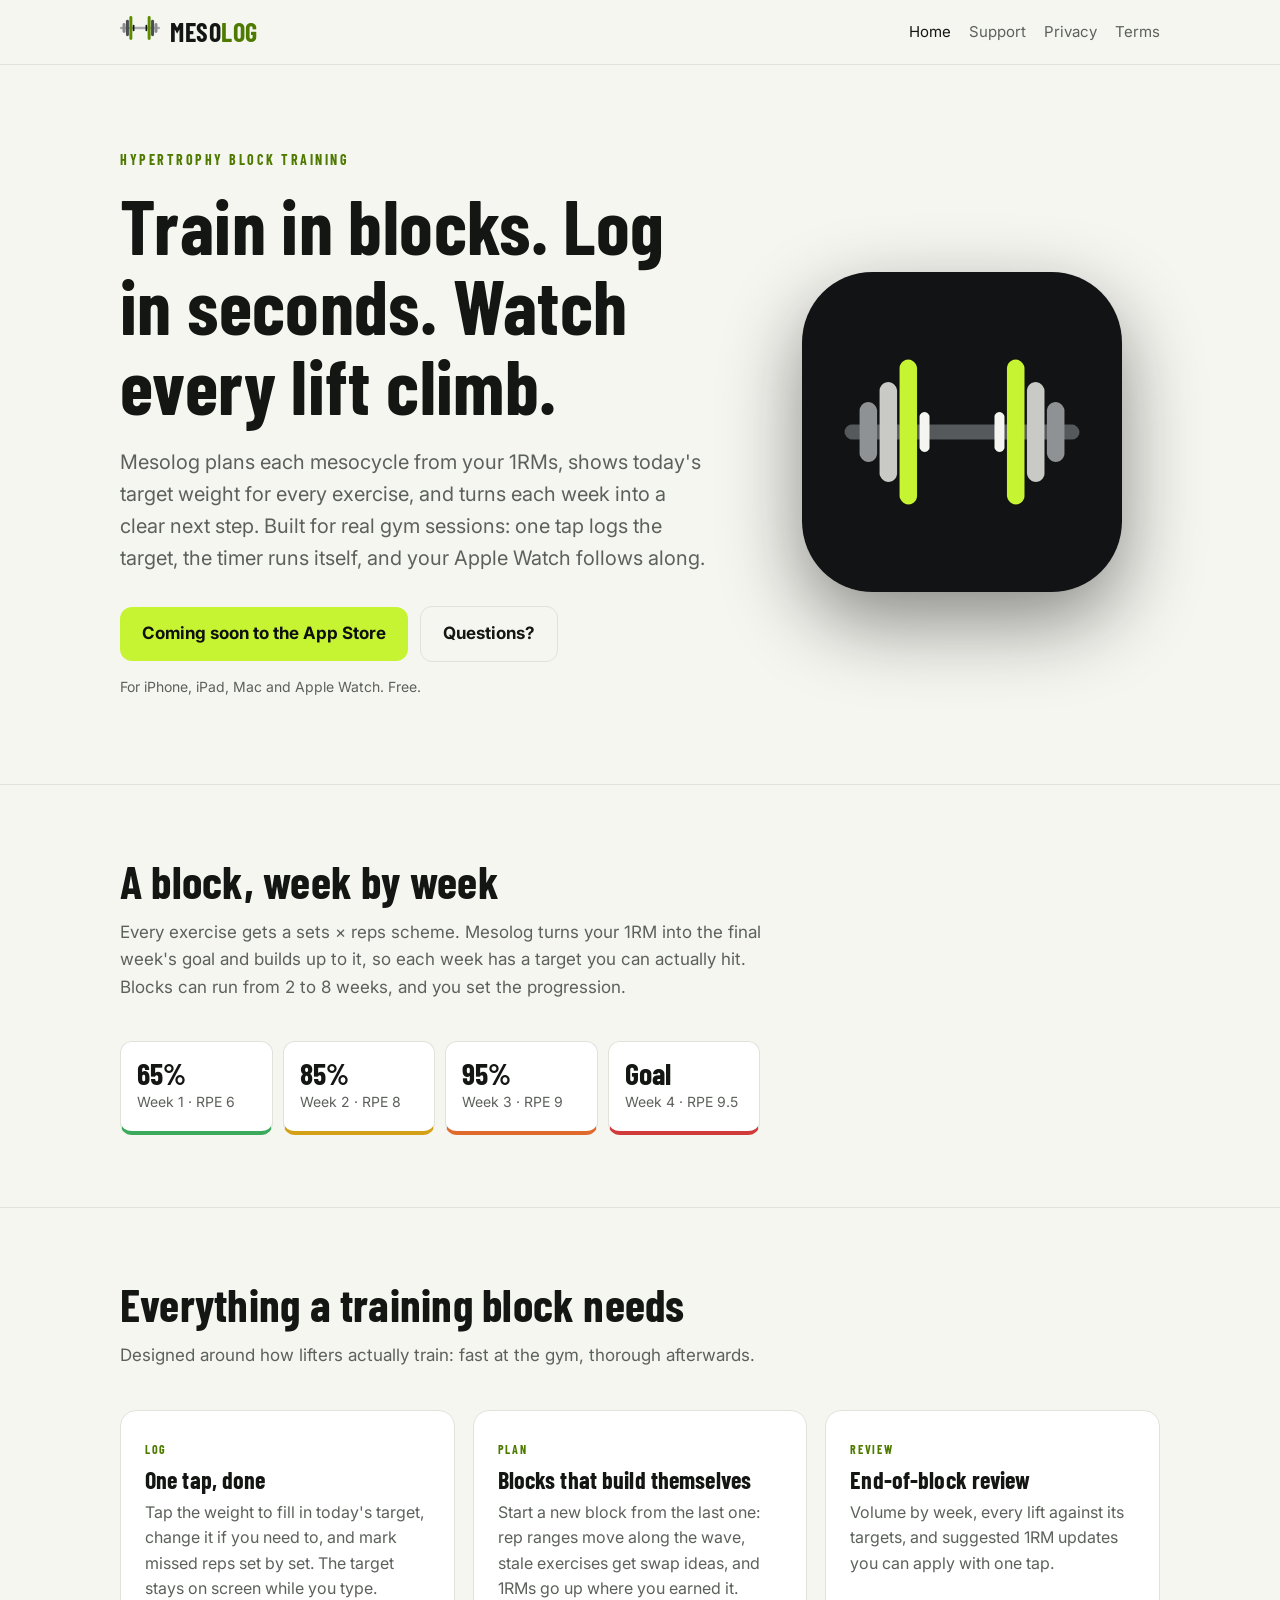
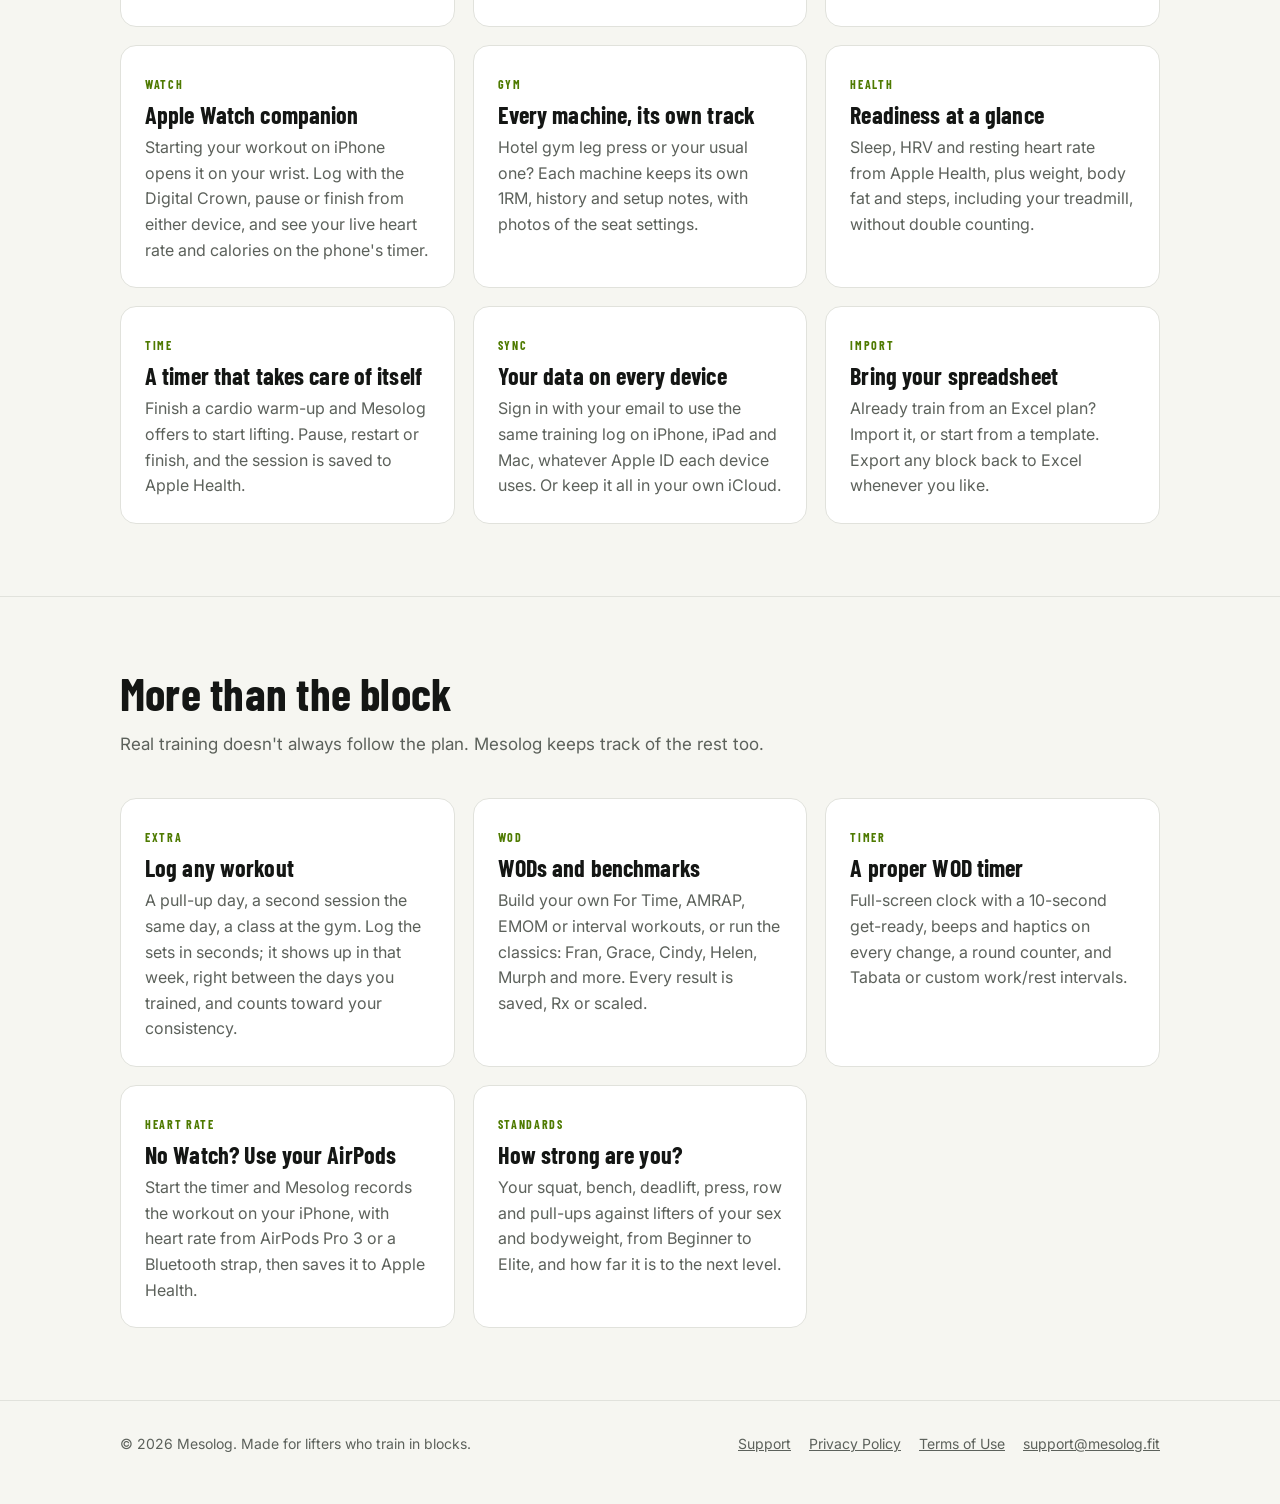
<file: index.html>
<!doctype html>
<html lang="en">
<head>
<meta charset="utf-8">
<meta name="viewport" content="width=device-width, initial-scale=1">
<title>Mesolog: Hypertrophy Training</title>
<meta name="description" content="Plan mesocycles from your 1RMs, log every set in seconds and review each block. For iPhone, iPad, Mac and Apple Watch.">
<meta property="og:title" content="Mesolog: Hypertrophy Training">
<meta property="og:description" content="Plan mesocycles from your 1RMs, log every set in seconds and review each block. For iPhone, iPad, Mac and Apple Watch.">
<meta property="og:image" content="https://mesolog.fit/assets/icon-512.png">
<link rel="icon" href="/assets/favicon.png">
<link rel="apple-touch-icon" href="/assets/apple-touch-icon.png">
<link rel="preconnect" href="https://fonts.googleapis.com">
<link rel="preconnect" href="https://fonts.gstatic.com" crossorigin>
<link href="https://fonts.googleapis.com/css2?family=Barlow+Condensed:wght@600;700&family=Inter:wght@400;600;700&display=swap" rel="stylesheet">
<link rel="stylesheet" href="/assets/style.css">
</head>
<body>
<header class="site-header"><div class="wrap">
  <a class="brand" href="/" aria-label="Mesolog home"><picture><source srcset="/assets/mark-light.svg" media="(prefers-color-scheme: light)"><img src="/assets/mark.svg" alt=""></picture><span class="wordmark">MESO<span>LOG</span></span></a>
  <nav aria-label="Main"><a href="/" aria-current="page" class="hide-sm">Home</a><a href="/support/">Support</a><a href="/privacy/">Privacy</a><a href="/terms/" class="hide-sm">Terms</a></nav>
</div></header>
<main>

<div class="hero"><div class="wrap">
  <div>
    <p class="eyebrow">Hypertrophy block training</p>
    <h1>Train in blocks. Log in seconds. Watch every lift climb.</h1>
    <p class="lede">Mesolog plans each mesocycle from your 1RMs, shows today's target weight for every exercise, and turns each week into a clear next step. Built for real gym sessions: one tap logs the target, the timer runs itself, and your Apple Watch follows along.</p>
    <div class="cta-row">
      <span class="button" aria-disabled="true">Coming soon to the App Store</span>
      <a class="button secondary" href="/support/">Questions?</a>
    </div>
    <p class="note">For iPhone, iPad, Mac and Apple Watch. Free.</p>
  </div>
  <div class="hero-art"><img src="/assets/icon-512.png" alt="Mesolog app icon" width="320" height="320"></div>
</div></div>

<section><div class="wrap">
  <h2>A block, week by week</h2>
  <p class="intro">Every exercise gets a sets × reps scheme. Mesolog turns your 1RM into the final week's goal and builds up to it, so each week has a target you can actually hit. Blocks can run from 2 to 8 weeks, and you set the progression.</p>
  <div class="weeks" role="list">
    <div class="week" role="listitem"><b>65%</b><span>Week 1 · RPE 6</span></div>
    <div class="week" role="listitem"><b>85%</b><span>Week 2 · RPE 8</span></div>
    <div class="week" role="listitem"><b>95%</b><span>Week 3 · RPE 9</span></div>
    <div class="week" role="listitem"><b>Goal</b><span>Week 4 · RPE 9.5</span></div>
  </div>
</div></section>

<section><div class="wrap">
  <h2>Everything a training block needs</h2>
  <p class="intro">Designed around how lifters actually train: fast at the gym, thorough afterwards.</p>
  <div class="grid">
    <div class="card"><span class="tag">Log</span><h3>One tap, done</h3><p>Tap the weight to fill in today's target, change it if you need to, and mark missed reps set by set. The target stays on screen while you type.</p></div>
    <div class="card"><span class="tag">Plan</span><h3>Blocks that build themselves</h3><p>Start a new block from the last one: rep ranges move along the wave, stale exercises get swap ideas, and 1RMs go up where you earned it.</p></div>
    <div class="card"><span class="tag">Review</span><h3>End-of-block review</h3><p>Volume by week, every lift against its targets, and suggested 1RM updates you can apply with one tap.</p></div>
    <div class="card"><span class="tag">Watch</span><h3>Apple Watch companion</h3><p>Starting your workout on iPhone opens it on your wrist. Log with the Digital Crown, pause or finish from either device, and see your live heart rate and calories on the phone's timer.</p></div>
    <div class="card"><span class="tag">Gym</span><h3>Every machine, its own track</h3><p>Hotel gym leg press or your usual one? Each machine keeps its own 1RM, history and setup notes, with photos of the seat settings.</p></div>
    <div class="card"><span class="tag">Health</span><h3>Readiness at a glance</h3><p>Sleep, HRV and resting heart rate from Apple Health, plus weight, body fat and steps, including your treadmill, without double counting.</p></div>
    <div class="card"><span class="tag">Time</span><h3>A timer that takes care of itself</h3><p>Finish a cardio warm-up and Mesolog offers to start lifting. Pause, restart or finish, and the session is saved to Apple Health.</p></div>
    <div class="card"><span class="tag">Sync</span><h3>Your data on every device</h3><p>Sign in with your email to use the same training log on iPhone, iPad and Mac, whatever Apple ID each device uses. Or keep it all in your own iCloud.</p></div>
    <div class="card"><span class="tag">Import</span><h3>Bring your spreadsheet</h3><p>Already train from an Excel plan? Import it, or start from a template. Export any block back to Excel whenever you like.</p></div>
  </div>
</div></section>

<section><div class="wrap">
  <h2>More than the block</h2>
  <p class="intro">Real training doesn't always follow the plan. Mesolog keeps track of the rest too.</p>
  <div class="grid">
    <div class="card"><span class="tag">Extra</span><h3>Log any workout</h3><p>A pull-up day, a second session the same day, a class at the gym. Log the sets in seconds; it shows up in that week, right between the days you trained, and counts toward your consistency.</p></div>
    <div class="card"><span class="tag">WOD</span><h3>WODs and benchmarks</h3><p>Build your own For Time, AMRAP, EMOM or interval workouts, or run the classics: Fran, Grace, Cindy, Helen, Murph and more. Every result is saved, Rx or scaled.</p></div>
    <div class="card"><span class="tag">Timer</span><h3>A proper WOD timer</h3><p>Full-screen clock with a 10-second get-ready, beeps and haptics on every change, a round counter, and Tabata or custom work/rest intervals.</p></div>
    <div class="card"><span class="tag">Heart rate</span><h3>No Watch? Use your AirPods</h3><p>Start the timer and Mesolog records the workout on your iPhone, with heart rate from AirPods Pro 3 or a Bluetooth strap, then saves it to Apple Health.</p></div>
    <div class="card"><span class="tag">Standards</span><h3>How strong are you?</h3><p>Your squat, bench, deadlift, press, row and pull-ups against lifters of your sex and bodyweight, from Beginner to Elite, and how far it is to the next level.</p></div>
  </div>
</div></section>

</main>
<footer class="site-footer"><div class="wrap">
  <span>© 2026 Mesolog. Made for lifters who train in blocks.</span>
  <nav aria-label="Footer"><a href="/support/">Support</a><a href="/privacy/">Privacy Policy</a><a href="/terms/">Terms of Use</a><a href="mailto:support@mesolog.fit">support@mesolog.fit</a></nav>
</div></footer>
</body>
</html>
</file>
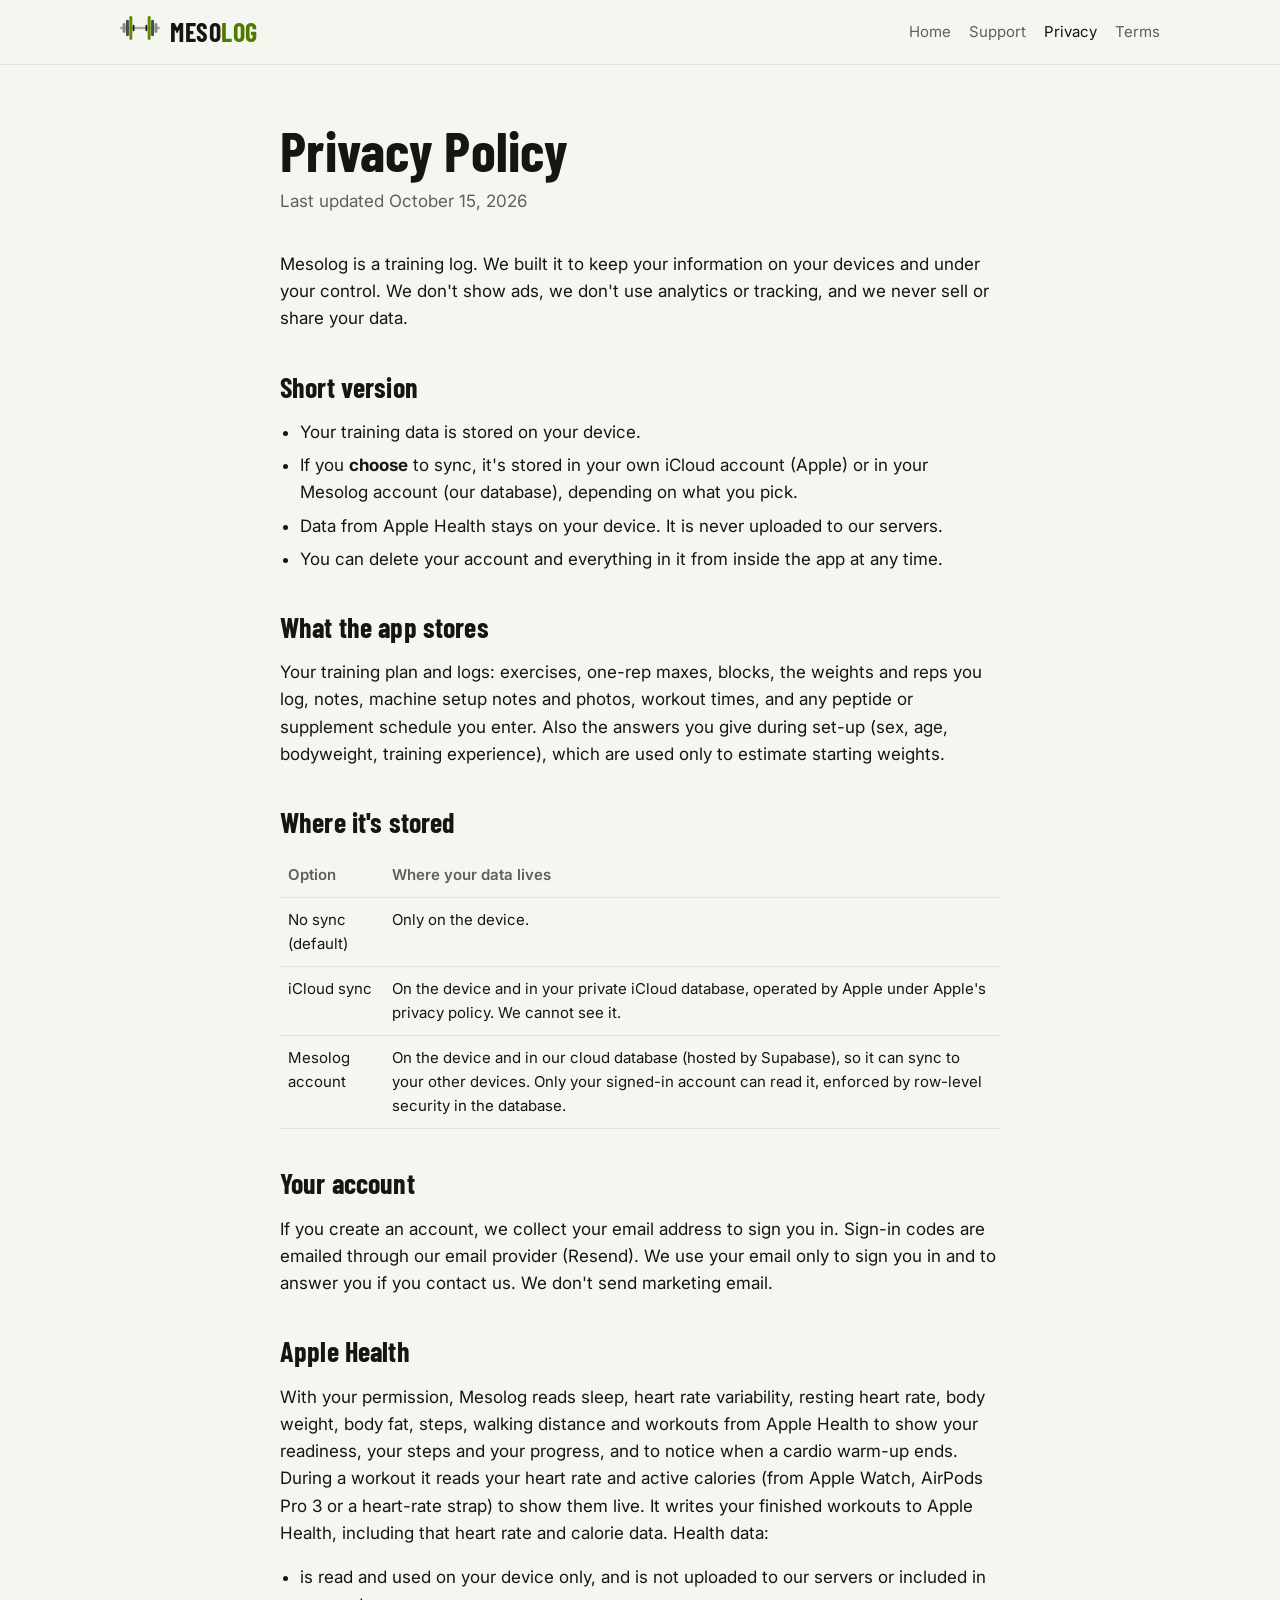
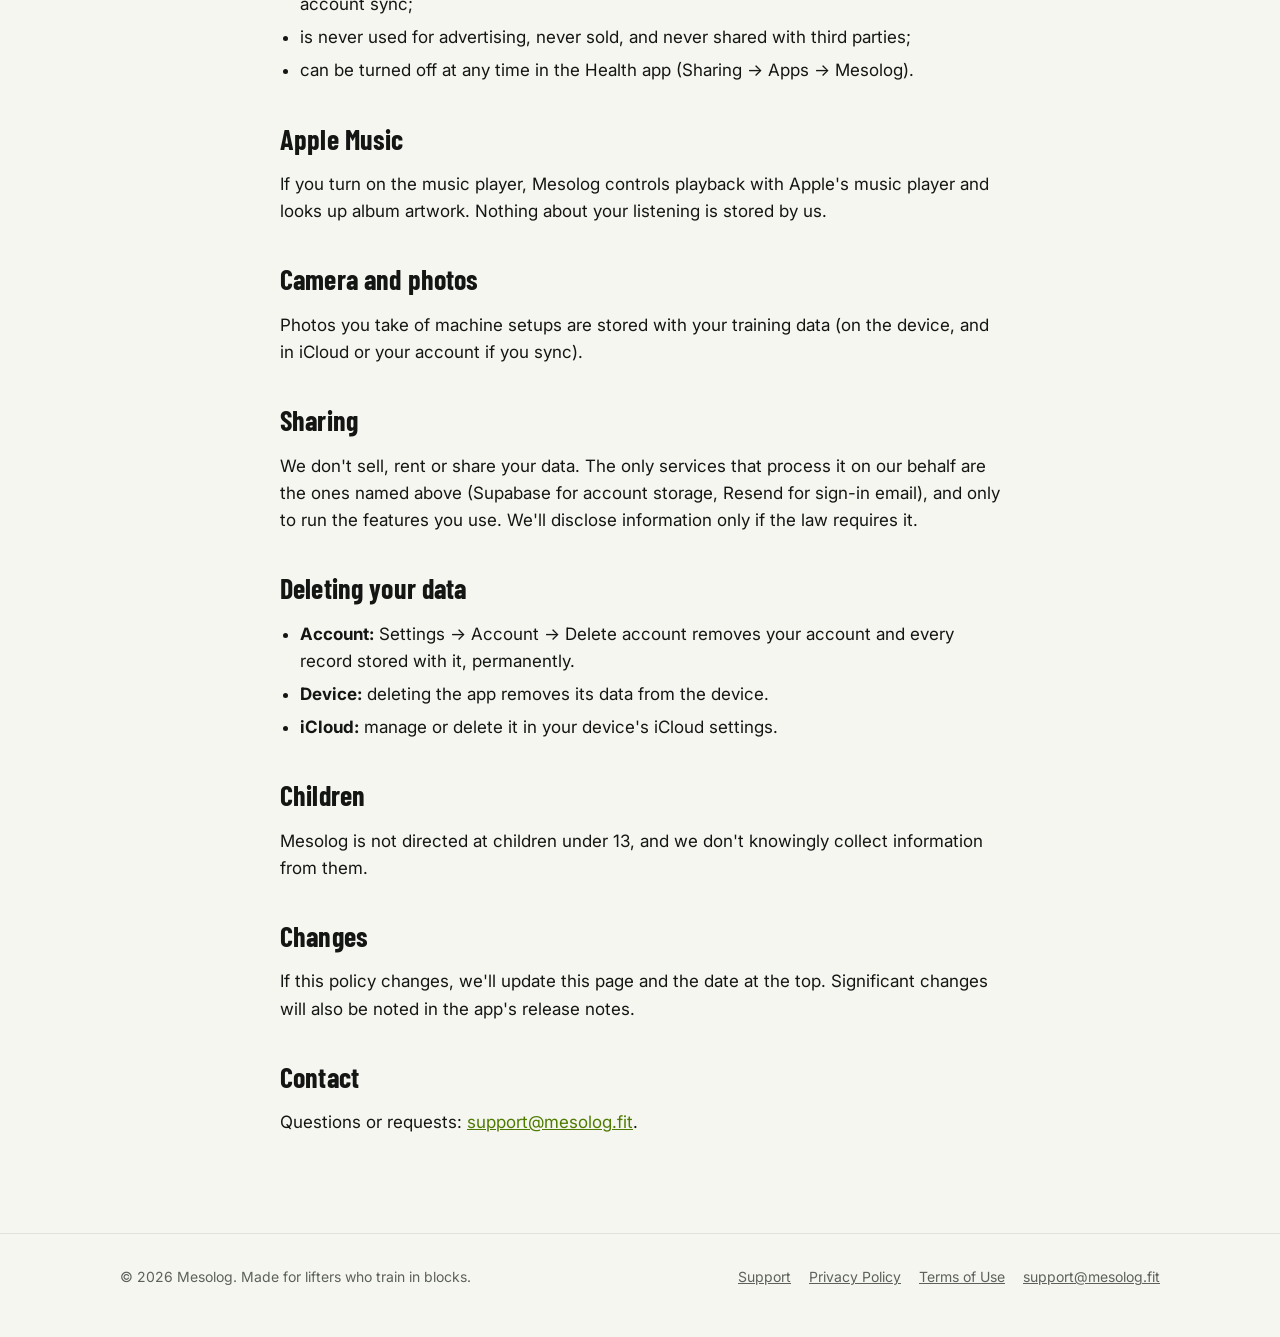
<file: privacy/index.html>
<!doctype html>
<html lang="en">
<head>
<meta charset="utf-8">
<meta name="viewport" content="width=device-width, initial-scale=1">
<title>Privacy Policy · Mesolog</title>
<meta name="description" content="How Mesolog handles your data: on your device by default, no ads, no tracking.">
<meta property="og:title" content="Privacy Policy · Mesolog">
<meta property="og:description" content="How Mesolog handles your data: on your device by default, no ads, no tracking.">
<meta property="og:image" content="https://mesolog.fit/assets/icon-512.png">
<link rel="icon" href="/assets/favicon.png">
<link rel="apple-touch-icon" href="/assets/apple-touch-icon.png">
<link rel="preconnect" href="https://fonts.googleapis.com">
<link rel="preconnect" href="https://fonts.gstatic.com" crossorigin>
<link href="https://fonts.googleapis.com/css2?family=Barlow+Condensed:wght@600;700&family=Inter:wght@400;600;700&display=swap" rel="stylesheet">
<link rel="stylesheet" href="/assets/style.css">
</head>
<body>
<header class="site-header"><div class="wrap">
  <a class="brand" href="/" aria-label="Mesolog home"><picture><source srcset="/assets/mark-light.svg" media="(prefers-color-scheme: light)"><img src="/assets/mark.svg" alt=""></picture><span class="wordmark">MESO<span>LOG</span></span></a>
  <nav aria-label="Main"><a href="/" class="hide-sm">Home</a><a href="/support/">Support</a><a href="/privacy/" aria-current="page">Privacy</a><a href="/terms/" class="hide-sm">Terms</a></nav>
</div></header>
<main>

<div class="doc"><div class="wrap">
<h1>Privacy Policy</h1>
<p class="updated">Last updated October 15, 2026</p>

<p>Mesolog is a training log. We built it to keep your information on your devices and under your control. We don't show ads, we don't use analytics or tracking, and we never sell or share your data.</p>

<h2>Short version</h2>
<ul>
  <li>Your training data is stored on your device.</li>
  <li>If you <strong>choose</strong> to sync, it's stored in your own iCloud account (Apple) or in your Mesolog account (our database), depending on what you pick.</li>
  <li>Data from Apple Health stays on your device. It is never uploaded to our servers.</li>
  <li>You can delete your account and everything in it from inside the app at any time.</li>
</ul>

<h2>What the app stores</h2>
<p>Your training plan and logs: exercises, one-rep maxes, blocks, the weights and reps you log, notes, machine setup notes and photos, workout times, and any peptide or supplement schedule you enter. Also the answers you give during set-up (sex, age, bodyweight, training experience), which are used only to estimate starting weights.</p>

<h2>Where it's stored</h2>
<table>
  <tr><th>Option</th><th>Where your data lives</th></tr>
  <tr><td>No sync (default)</td><td>Only on the device.</td></tr>
  <tr><td>iCloud sync</td><td>On the device and in your private iCloud database, operated by Apple under Apple's privacy policy. We cannot see it.</td></tr>
  <tr><td>Mesolog account</td><td>On the device and in our cloud database (hosted by Supabase), so it can sync to your other devices. Only your signed-in account can read it, enforced by row-level security in the database.</td></tr>
</table>

<h2>Your account</h2>
<p>If you create an account, we collect your email address to sign you in. Sign-in codes are emailed through our email provider (Resend). We use your email only to sign you in and to answer you if you contact us. We don't send marketing email.</p>

<h2>Apple Health</h2>
<p>With your permission, Mesolog reads sleep, heart rate variability, resting heart rate, body weight, body fat, steps, walking distance and workouts from Apple Health to show your readiness, your steps and your progress, and to notice when a cardio warm-up ends. During a workout it reads your heart rate and active calories (from Apple Watch, AirPods Pro 3 or a heart-rate strap) to show them live. It writes your finished workouts to Apple Health, including that heart rate and calorie data. Health data:</p>
<ul>
  <li>is read and used on your device only, and is not uploaded to our servers or included in account sync;</li>
  <li>is never used for advertising, never sold, and never shared with third parties;</li>
  <li>can be turned off at any time in the Health app (Sharing → Apps → Mesolog).</li>
</ul>

<h2>Apple Music</h2>
<p>If you turn on the music player, Mesolog controls playback with Apple's music player and looks up album artwork. Nothing about your listening is stored by us.</p>

<h2>Camera and photos</h2>
<p>Photos you take of machine setups are stored with your training data (on the device, and in iCloud or your account if you sync).</p>

<h2>Sharing</h2>
<p>We don't sell, rent or share your data. The only services that process it on our behalf are the ones named above (Supabase for account storage, Resend for sign-in email), and only to run the features you use. We'll disclose information only if the law requires it.</p>

<h2>Deleting your data</h2>
<ul>
  <li><strong>Account:</strong> Settings → Account → Delete account removes your account and every record stored with it, permanently.</li>
  <li><strong>Device:</strong> deleting the app removes its data from the device.</li>
  <li><strong>iCloud:</strong> manage or delete it in your device's iCloud settings.</li>
</ul>

<h2>Children</h2>
<p>Mesolog is not directed at children under 13, and we don't knowingly collect information from them.</p>

<h2>Changes</h2>
<p>If this policy changes, we'll update this page and the date at the top. Significant changes will also be noted in the app's release notes.</p>

<h2>Contact</h2>
<p>Questions or requests: <a href="mailto:support@mesolog.fit">support@mesolog.fit</a>.</p>
</div></div>

</main>
<footer class="site-footer"><div class="wrap">
  <span>© 2026 Mesolog. Made for lifters who train in blocks.</span>
  <nav aria-label="Footer"><a href="/support/">Support</a><a href="/privacy/">Privacy Policy</a><a href="/terms/">Terms of Use</a><a href="mailto:support@mesolog.fit">support@mesolog.fit</a></nav>
</div></footer>
</body>
</html>
</file>
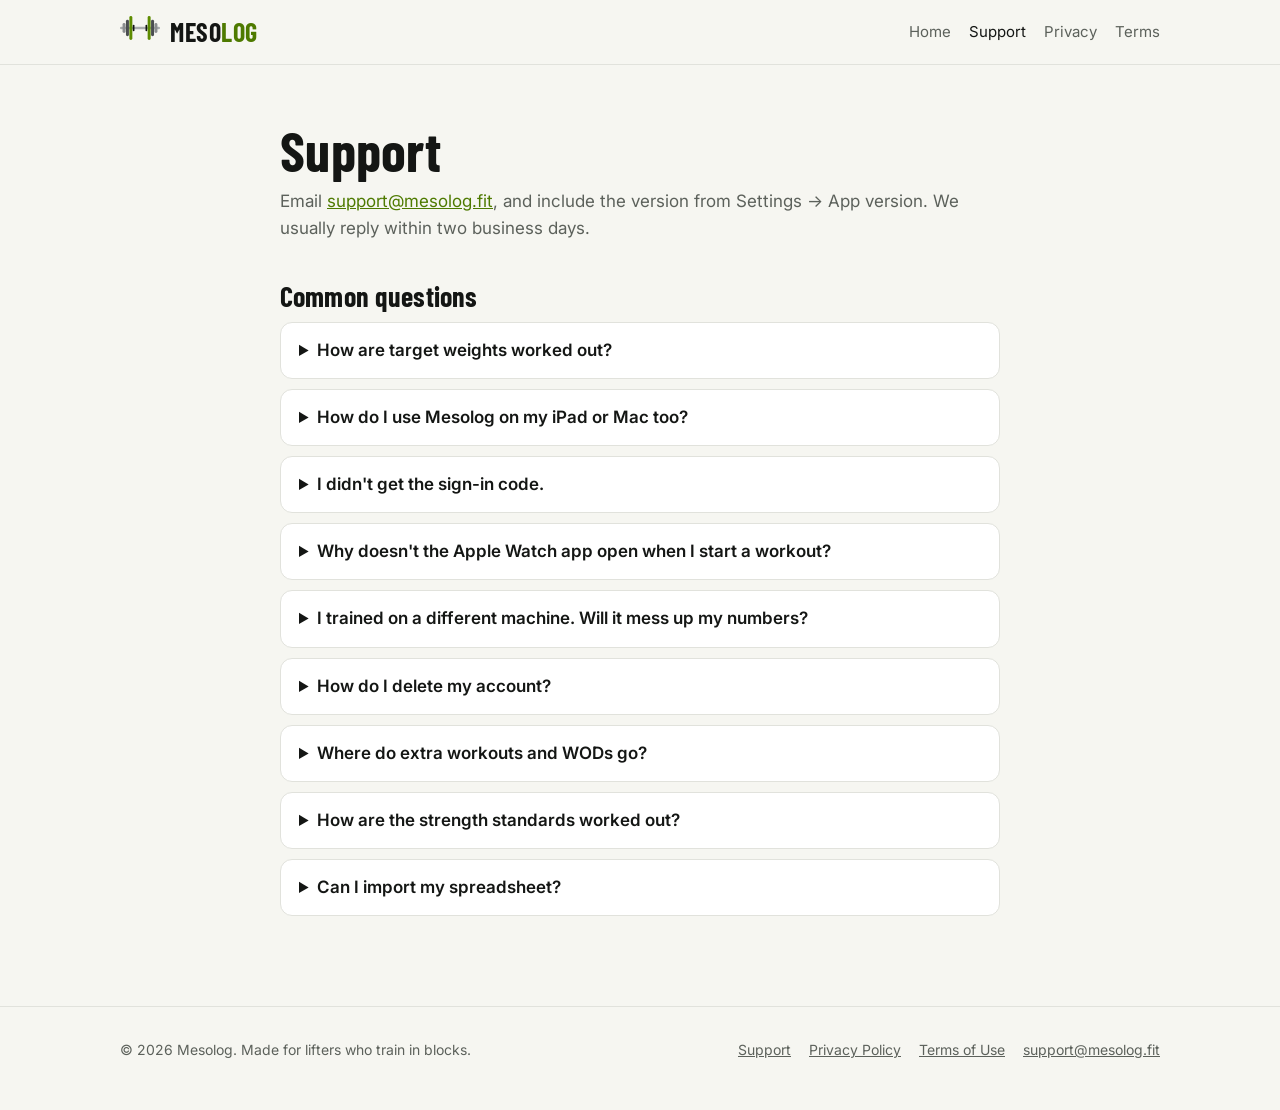
<file: support/index.html>
<!doctype html>
<html lang="en">
<head>
<meta charset="utf-8">
<meta name="viewport" content="width=device-width, initial-scale=1">
<title>Support · Mesolog</title>
<meta name="description" content="Help with Mesolog: answers to common questions and how to contact us.">
<meta property="og:title" content="Support · Mesolog">
<meta property="og:description" content="Help with Mesolog: answers to common questions and how to contact us.">
<meta property="og:image" content="https://mesolog.fit/assets/icon-512.png">
<link rel="icon" href="/assets/favicon.png">
<link rel="apple-touch-icon" href="/assets/apple-touch-icon.png">
<link rel="preconnect" href="https://fonts.googleapis.com">
<link rel="preconnect" href="https://fonts.gstatic.com" crossorigin>
<link href="https://fonts.googleapis.com/css2?family=Barlow+Condensed:wght@600;700&family=Inter:wght@400;600;700&display=swap" rel="stylesheet">
<link rel="stylesheet" href="/assets/style.css">
</head>
<body>
<header class="site-header"><div class="wrap">
  <a class="brand" href="/" aria-label="Mesolog home"><picture><source srcset="/assets/mark-light.svg" media="(prefers-color-scheme: light)"><img src="/assets/mark.svg" alt=""></picture><span class="wordmark">MESO<span>LOG</span></span></a>
  <nav aria-label="Main"><a href="/" class="hide-sm">Home</a><a href="/support/" aria-current="page">Support</a><a href="/privacy/">Privacy</a><a href="/terms/" class="hide-sm">Terms</a></nav>
</div></header>
<main>

<div class="doc"><div class="wrap">
<h1>Support</h1>
<p class="updated">Email <a href="mailto:support@mesolog.fit">support@mesolog.fit</a>, and include the version from Settings → App version. We usually reply within two business days.</p>

<h2>Common questions</h2>
<details><summary>How are target weights worked out?</summary>
<p>Each sets × reps scheme has a %1RM range. The last week's goal is your 1RM × the middle of that range, rounded to your weight increment. Earlier weeks are a percentage of the goal (65 / 85 / 95% for a 4-week block). Change the percentages and RPE in Settings → Weekly progression, for any block length.</p></details>
<details><summary>How do I use Mesolog on my iPad or Mac too?</summary>
<p>Go to Settings → Account and sign in with your email on each device. Your training syncs within a few seconds. Devices on the same Apple ID can use iCloud sync instead.</p></details>
<details><summary>I didn't get the sign-in code.</summary>
<p>Check Junk or Spam for a message from Mesolog. Codes expire after a few minutes; tap "Send a new code" to get another.</p></details>
<details><summary>Why doesn't the Apple Watch app open when I start a workout?</summary>
<p>Your Watch needs to be on your wrist and unlocked, and the Watch app needs Health permission: open Mesolog on the Watch once and tap Start workout to grant it. Settings → Apple Health on the iPhone shows the result of the last attempt.</p></details>
<details><summary>I trained on a different machine. Will it mess up my numbers?</summary>
<p>No. Pick the machine on the exercise card before logging. Each machine has its own 1RM and history, and weeks logged on another machine can be moved with "Move here".</p></details>
<details><summary>How do I delete my account?</summary>
<p>Settings → Account → Delete account. It permanently removes your account and all data stored with it.</p></details>
<details><summary>Where do extra workouts and WODs go?</summary>
<p>Log one from Train → + Workout. It shows under "Also today" on the Train screen, in Progress → Extra workouts &amp; WODs, and in Program → Workouts, where you'll also find your WODs, the benchmark WODs and the timers.</p></details>
<details><summary>How are the strength standards worked out?</summary>
<p>Your best 1RM for each lift (or your best set of strict pull-ups) is compared with lifters of your sex and bodyweight. Intermediate is roughly stronger than half of lifters, Advanced about 80% and Elite about 95%. Bodyweight comes from Apple Health or your answers at set-up.</p></details>
<details><summary>Can I import my spreadsheet?</summary>
<p>Yes: Settings → Import from Excel. "Get the Excel template" gives you a file in the exact format, with instructions.</p></details>
</div></div>

</main>
<footer class="site-footer"><div class="wrap">
  <span>© 2026 Mesolog. Made for lifters who train in blocks.</span>
  <nav aria-label="Footer"><a href="/support/">Support</a><a href="/privacy/">Privacy Policy</a><a href="/terms/">Terms of Use</a><a href="mailto:support@mesolog.fit">support@mesolog.fit</a></nav>
</div></footer>
</body>
</html>
</file>
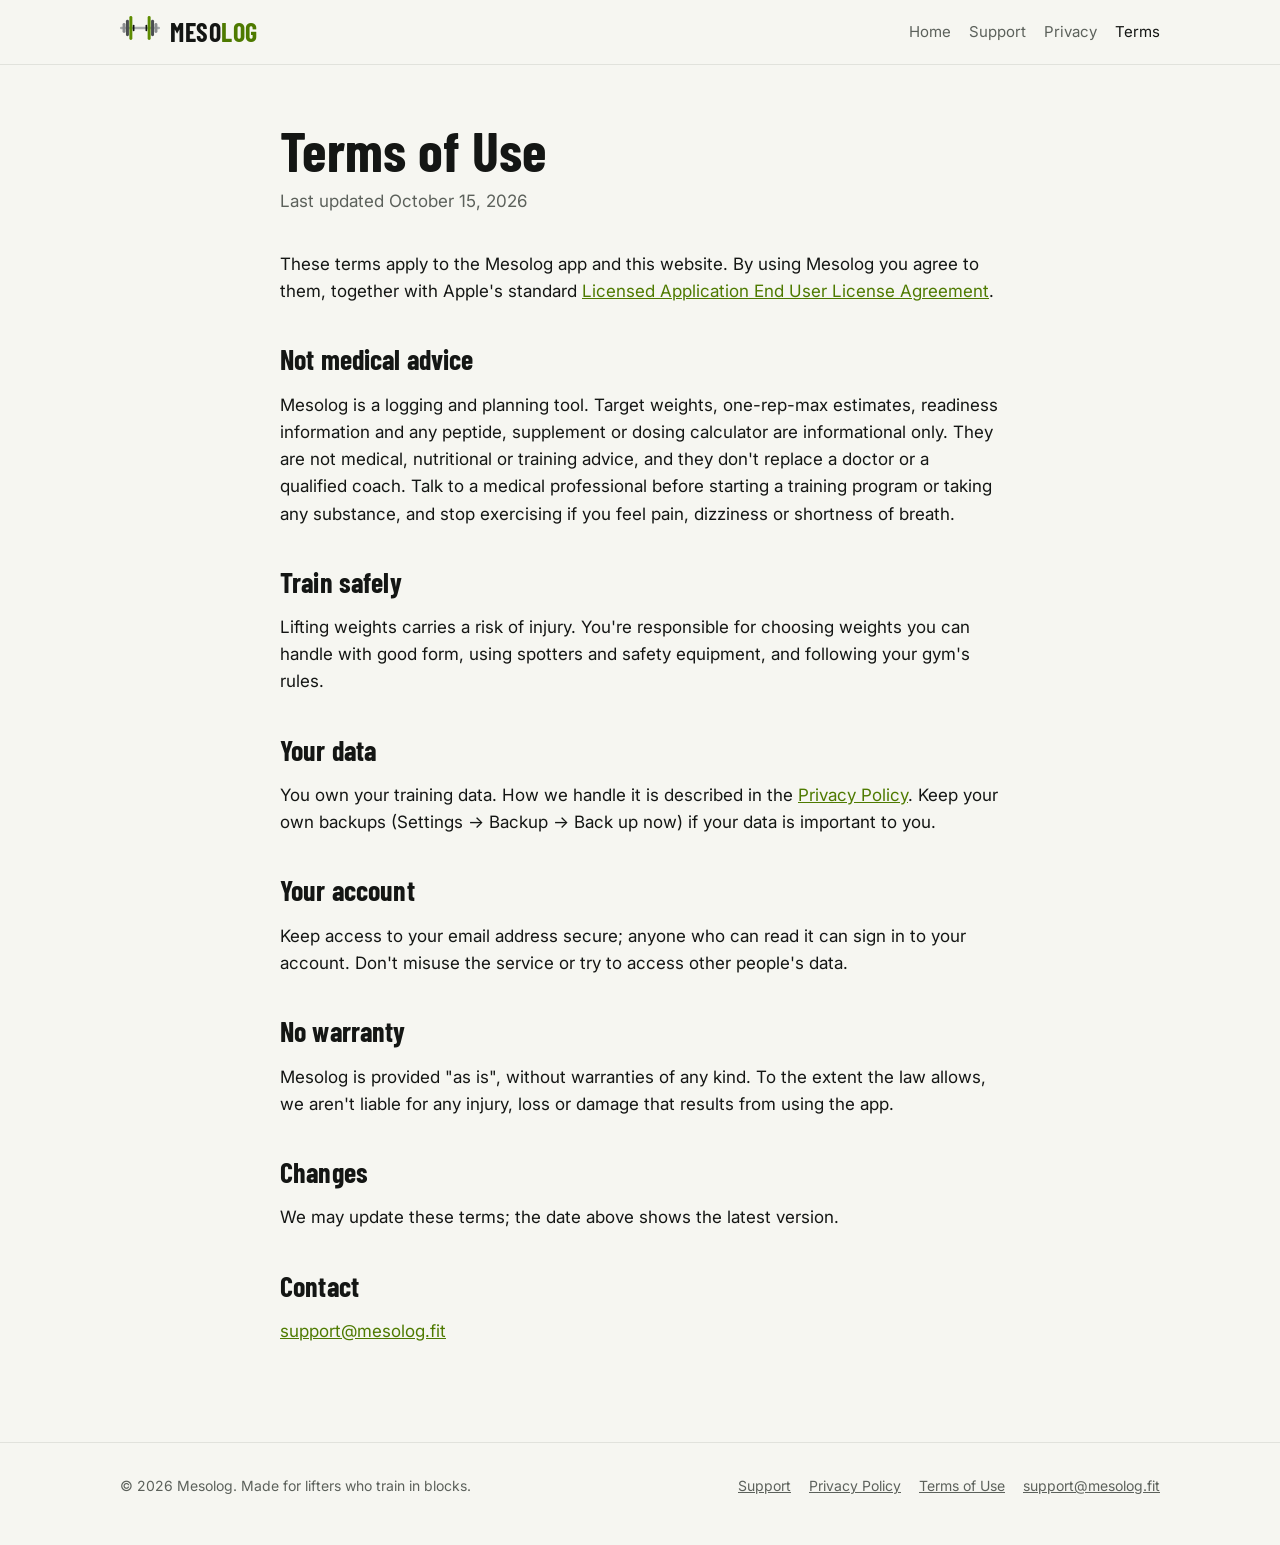
<file: terms/index.html>
<!doctype html>
<html lang="en">
<head>
<meta charset="utf-8">
<meta name="viewport" content="width=device-width, initial-scale=1">
<title>Terms of Use · Mesolog</title>
<meta name="description" content="Terms of use for the Mesolog app.">
<meta property="og:title" content="Terms of Use · Mesolog">
<meta property="og:description" content="Terms of use for the Mesolog app.">
<meta property="og:image" content="https://mesolog.fit/assets/icon-512.png">
<link rel="icon" href="/assets/favicon.png">
<link rel="apple-touch-icon" href="/assets/apple-touch-icon.png">
<link rel="preconnect" href="https://fonts.googleapis.com">
<link rel="preconnect" href="https://fonts.gstatic.com" crossorigin>
<link href="https://fonts.googleapis.com/css2?family=Barlow+Condensed:wght@600;700&family=Inter:wght@400;600;700&display=swap" rel="stylesheet">
<link rel="stylesheet" href="/assets/style.css">
</head>
<body>
<header class="site-header"><div class="wrap">
  <a class="brand" href="/" aria-label="Mesolog home"><picture><source srcset="/assets/mark-light.svg" media="(prefers-color-scheme: light)"><img src="/assets/mark.svg" alt=""></picture><span class="wordmark">MESO<span>LOG</span></span></a>
  <nav aria-label="Main"><a href="/" class="hide-sm">Home</a><a href="/support/">Support</a><a href="/privacy/">Privacy</a><a href="/terms/" aria-current="page" class="hide-sm">Terms</a></nav>
</div></header>
<main>

<div class="doc"><div class="wrap">
<h1>Terms of Use</h1>
<p class="updated">Last updated October 15, 2026</p>

<p>These terms apply to the Mesolog app and this website. By using Mesolog you agree to them, together with Apple's standard <a href="https://www.apple.com/legal/internet-services/itunes/dev/stdeula/">Licensed Application End User License Agreement</a>.</p>

<h2>Not medical advice</h2>
<p>Mesolog is a logging and planning tool. Target weights, one-rep-max estimates, readiness information and any peptide, supplement or dosing calculator are informational only. They are not medical, nutritional or training advice, and they don't replace a doctor or a qualified coach. Talk to a medical professional before starting a training program or taking any substance, and stop exercising if you feel pain, dizziness or shortness of breath.</p>

<h2>Train safely</h2>
<p>Lifting weights carries a risk of injury. You're responsible for choosing weights you can handle with good form, using spotters and safety equipment, and following your gym's rules.</p>

<h2>Your data</h2>
<p>You own your training data. How we handle it is described in the <a href="/privacy/">Privacy Policy</a>. Keep your own backups (Settings → Backup → Back up now) if your data is important to you.</p>

<h2>Your account</h2>
<p>Keep access to your email address secure; anyone who can read it can sign in to your account. Don't misuse the service or try to access other people's data.</p>

<h2>No warranty</h2>
<p>Mesolog is provided "as is", without warranties of any kind. To the extent the law allows, we aren't liable for any injury, loss or damage that results from using the app.</p>

<h2>Changes</h2>
<p>We may update these terms; the date above shows the latest version.</p>

<h2>Contact</h2>
<p><a href="mailto:support@mesolog.fit">support@mesolog.fit</a></p>
</div></div>

</main>
<footer class="site-footer"><div class="wrap">
  <span>© 2026 Mesolog. Made for lifters who train in blocks.</span>
  <nav aria-label="Footer"><a href="/support/">Support</a><a href="/privacy/">Privacy Policy</a><a href="/terms/">Terms of Use</a><a href="mailto:support@mesolog.fit">support@mesolog.fit</a></nav>
</div></footer>
</body>
</html>
</file>
<file: assets/style.css>
:root {
  --bg: #0E100F;
  --bg-raised: #171A18;
  --line: #2A2E2B;
  --text: #F4F4F0;
  --muted: #A3A7A2;
  --lime: #C6F432;
  --lime-ink: #0E100F;
  --accent: #C6F432;
  --max: 1080px;
  color-scheme: dark;
}

@media (prefers-color-scheme: light) {
  :root:not([data-theme="dark"]) {
    --bg: #F6F6F1;
    --bg-raised: #FFFFFF;
    --line: #E1E2DC;
    --text: #141614;
    --muted: #5C615B;
    --accent: #4E7A00;
    color-scheme: light;
  }
}

* { box-sizing: border-box; }

html { -webkit-text-size-adjust: 100%; }

body {
  margin: 0;
  background: var(--bg);
  color: var(--text);
  font: 17px/1.6 "Inter", -apple-system, BlinkMacSystemFont, "Segoe UI", sans-serif;
}

a { color: var(--accent); }
a:hover { text-decoration-thickness: 2px; }

.wrap { max-width: var(--max); margin: 0 auto; padding: 0 20px; }

/* Header */
.site-header { border-bottom: 1px solid var(--line); }
.site-header .wrap { display: flex; align-items: center; justify-content: space-between; height: 64px; gap: 16px; }
.brand { display: flex; align-items: center; gap: 10px; color: var(--text); text-decoration: none; }
.brand img { width: 40px; height: auto; }
.wordmark { font: 700 26px/1 "Barlow Condensed", "Inter", sans-serif; letter-spacing: 0.02em; }
.wordmark span { color: var(--accent); }
.site-header nav { display: flex; gap: 18px; font-size: 15px; }
.site-header nav a { color: var(--muted); text-decoration: none; }
.site-header nav a:hover, .site-header nav a[aria-current="page"] { color: var(--text); }

/* Hero */
.hero { padding: 88px 0 72px; }
.hero .wrap { display: grid; grid-template-columns: 1.2fr 0.8fr; gap: 48px; align-items: center; }
.eyebrow { font: 700 14px/1 "Barlow Condensed", sans-serif; letter-spacing: 0.18em; text-transform: uppercase; color: var(--accent); margin: 0 0 18px; }
h1, h2, h3 { font-family: "Barlow Condensed", "Inter", sans-serif; line-height: 1.05; margin: 0; letter-spacing: 0.005em; }
h1 { font-size: clamp(44px, 7vw, 76px); font-weight: 700; text-wrap: balance; }
.lede { font-size: 20px; color: var(--muted); margin: 22px 0 32px; max-width: 34em; }
.cta-row { display: flex; flex-wrap: wrap; gap: 12px; align-items: center; }
.button {
  display: inline-flex; align-items: center; gap: 8px;
  background: var(--lime); color: var(--lime-ink);
  font-weight: 700; text-decoration: none; padding: 13px 22px; border-radius: 12px;
}
.button.secondary { background: transparent; color: var(--text); border: 1px solid var(--line); }
.note { font-size: 14px; color: var(--muted); }
.hero-art { display: flex; justify-content: center; }
.hero-art img { width: min(320px, 70vw); height: auto; border-radius: 22%; box-shadow: 0 30px 80px rgba(0,0,0,0.45); }

/* Sections */
section { padding: 72px 0; border-top: 1px solid var(--line); }
section h2 { font-size: clamp(32px, 4.5vw, 46px); margin-bottom: 14px; }
section .intro { color: var(--muted); max-width: 40em; margin: 0 0 40px; }

.grid { display: grid; grid-template-columns: repeat(3, 1fr); gap: 18px; }
.card { background: var(--bg-raised); border: 1px solid var(--line); border-radius: 16px; padding: 24px; }
.card h3 { font-size: 24px; margin-bottom: 8px; }
.card p { margin: 0; color: var(--muted); font-size: 16px; }
.card .tag { display: inline-block; font: 700 12px/1 "Barlow Condensed", sans-serif; letter-spacing: 0.14em; text-transform: uppercase; color: var(--accent); margin-bottom: 12px; }

.weeks { display: grid; grid-template-columns: repeat(4, 1fr); gap: 10px; margin-top: 8px; max-width: 640px; }
.week { border-radius: 12px; padding: 16px; background: var(--bg-raised); border: 1px solid var(--line); }
.week b { display: block; font: 700 30px/1 "Barlow Condensed", sans-serif; }
.week span { color: var(--muted); font-size: 14px; }
.week:nth-child(1) { border-bottom: 4px solid #3BAA5C; }
.week:nth-child(2) { border-bottom: 4px solid #D4A017; }
.week:nth-child(3) { border-bottom: 4px solid #E06A2C; }
.week:nth-child(4) { border-bottom: 4px solid #D23B3B; }

/* Documents */
.doc { padding: 56px 0 80px; }
.doc .wrap { max-width: 760px; }
.doc h1 { font-size: clamp(40px, 6vw, 56px); margin-bottom: 8px; }
.doc .updated { color: var(--muted); margin: 0 0 36px; }
.doc h2 { font-size: 28px; margin: 40px 0 10px; }
.doc p, .doc li { color: var(--text); }
.doc ul { padding-left: 1.2em; }
.doc li { margin: 6px 0; }
.doc table { width: 100%; border-collapse: collapse; margin: 16px 0; font-size: 15px; }
.doc th, .doc td { text-align: left; padding: 10px 8px; border-bottom: 1px solid var(--line); vertical-align: top; }
.doc th { color: var(--muted); font-weight: 600; }

details { background: var(--bg-raised); border: 1px solid var(--line); border-radius: 12px; padding: 14px 18px; margin: 10px 0; }
summary { cursor: pointer; font-weight: 600; }
details p { margin: 10px 0 2px; color: var(--muted); }

/* Footer */
.site-footer { border-top: 1px solid var(--line); padding: 32px 0 48px; color: var(--muted); font-size: 14px; }
.site-footer .wrap { display: flex; flex-wrap: wrap; gap: 12px 28px; justify-content: space-between; }
.site-footer nav { display: flex; flex-wrap: wrap; gap: 18px; }
.site-footer a { color: var(--muted); }

@media (max-width: 820px) {
  .hero { padding: 56px 0 48px; }
  .hero .wrap { grid-template-columns: 1fr; gap: 36px; }
  .hero-art { order: -1; justify-content: flex-start; }
  .hero-art img { width: 120px; }
  .grid { grid-template-columns: 1fr; }
  .site-header nav { gap: 14px; font-size: 14px; }
}

@media (max-width: 460px) {
  .weeks { grid-template-columns: repeat(2, 1fr); }
  .site-header nav a.hide-sm { display: none; }
}
</file>
